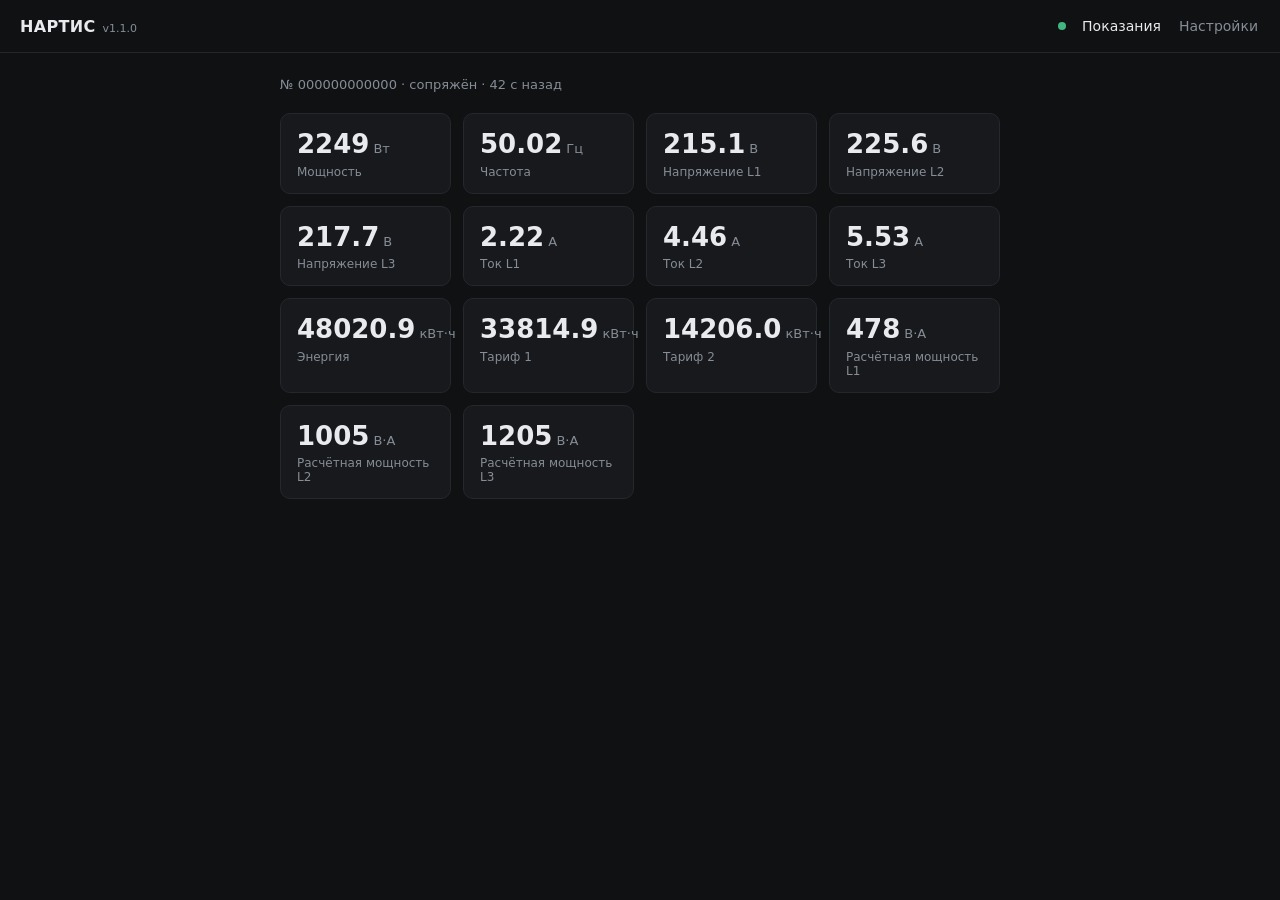
<file: web/preview.html>
<!doctype html>
<html lang="ru">
<head>
  <meta charset="utf-8" />
  <meta name="viewport" content="width=device-width, initial-scale=1" />
  <title>НАРТИС</title>
  <style>
:root {
  --bg: #0f1113; --card: #17191c; --line: #24282c; --fg: #e8eaed;
  --muted: #868d96; --accent: #e0662a; --ok: #43b581; --bad: #d9534f;
  font-family: ui-sans-serif, system-ui, -apple-system, "Segoe UI", Roboto, sans-serif;
}
* { box-sizing: border-box; }
body { margin: 0; background: var(--bg); color: var(--fg); -webkit-font-smoothing: antialiased; }

nav {
  display: flex; align-items: center; gap: 14px;
  padding: 14px 20px; border-bottom: 1px solid var(--line);
}
.dev { font-weight: 600; letter-spacing: .02em; }
.brand { display: flex; align-items: baseline; gap: 7px; white-space: nowrap; }
.version { font-size: 11px; font-weight: 400; color: var(--muted); }
.spacer { flex: 1; }
.dot { width: 8px; height: 8px; border-radius: 50%; background: var(--muted); }
.dot.on { background: var(--ok); }
.dot.off { background: var(--bad); }
.tab {
  background: none; border: none; color: var(--muted); font: inherit;
  cursor: pointer; padding: 4px 2px; font-size: 14px;
}
.tab.active { color: var(--fg); }

main { max-width: 760px; margin: 0 auto; padding: 24px 20px; }
.view { display: none; }
.view.active { display: block; }

.meta { color: var(--muted); font-size: 13px; margin-bottom: 18px; min-height: 18px; }

.grid { display: grid; grid-template-columns: repeat(auto-fill, minmax(150px, 1fr)); gap: 12px; }
.cell {
  background: var(--card); border: 1px solid var(--line); border-radius: 10px;
  padding: 16px 16px 14px;
}
.cell .v { font-size: 26px; font-weight: 600; font-variant-numeric: tabular-nums; line-height: 1.1; }
.cell .u { color: var(--muted); font-size: 13px; margin-left: 4px; font-weight: 400; }
.cell .l { color: var(--muted); font-size: 12px; margin-top: 6px; }
.cell.stale .v { color: var(--muted); }

.card {
  background: var(--card); border: 1px solid var(--line); border-radius: 10px;
  padding: 16px; margin-bottom: 14px; display: flex; flex-direction: column; gap: 10px;
}
input, select {
  background: #0f1113; border: 1px solid var(--line); color: var(--fg);
  border-radius: 8px; padding: 10px 12px; font: inherit; font-size: 14px; width: 100%;
}
input:focus, select:focus { outline: none; border-color: var(--accent); }
.field { display: flex; gap: 8px; }
.field select { flex: 1; }
.icon {
  background: #0f1113; border: 1px solid var(--line); color: var(--muted);
  border-radius: 8px; padding: 0 12px; cursor: pointer; font-size: 16px;
}
button.primary {
  background: var(--accent); border: none; color: #130a04; font: inherit;
  font-weight: 600; font-size: 14px; border-radius: 8px; padding: 11px; cursor: pointer;
}
button.primary:active { opacity: .85; }
.msg { font-size: 13px; color: var(--muted); min-height: 16px; }
.msg.ok { color: var(--ok); }
.msg.bad { color: var(--bad); }

.api .row { display: flex; justify-content: space-between; align-items: center; font-size: 13px; }
.api .row span { color: var(--muted); }
.api code { font-family: ui-monospace, monospace; font-size: 12px; color: var(--fg); }

</style>
</head>
<body>
  <nav>
    <span class="brand"><span id="dev" class="dev">НАРТИС</span><span id="version" class="version"></span></span>
    <span class="spacer"></span>
    <span id="dot" class="dot"></span>
    <button data-view="readings" class="tab active">Показания</button>
    <button data-view="settings" class="tab">Настройки</button>
  </nav>

  <main>
    <section id="readings" class="view active">
      <div id="meta" class="meta"></div>
      <div id="grid" class="grid"></div>
    </section>

    <section id="settings" class="view">
      <form id="wifiForm" class="card">
        <div class="field">
          <select id="ssid"></select>
          <button type="button" id="rescan" class="icon" title="Обновить">↻</button>
        </div>
        <input id="pass" type="password" placeholder="Пароль Wi-Fi" autocomplete="off" />
        <button type="submit" class="primary">Подключить</button>
        <div id="wifiMsg" class="msg"></div>
      </form>

      <form id="cfgForm" class="card">
        <input id="serial" inputmode="numeric" maxlength="12" placeholder="Серийный номер счётчика" />
        <select id="channel">
          <option value="auto">Канал: авто</option>
          <option value="0">CH0 · 433.82</option>
          <option value="1">CH1 · 433.30</option>
          <option value="2">CH2 · 434.26</option>
          <option value="3">CH3 · 434.70</option>
        </select>
        <select id="interval">
          <option value="300">Опрос: 5 мин</option>
          <option value="600">Опрос: 10 мин</option>
          <option value="1800">Опрос: 30 мин</option>
        </select>
        <button type="submit" class="primary">Сохранить</button>
        <div id="cfgMsg" class="msg"></div>
      </form>

      <div class="card api">
        <div class="row"><span>API</span><code id="apiUrl">/api/readings</code></div>
      </div>
    </section>
  </main>

  <script>


const mockReadings = {"name": "nartis", "online": true, "paired": true, "serial": "000000000000", "age": 42, "values": [{"label": "Мощность", "obis": "1.0.1.7.0.255", "unit": "Вт", "decimals": 0, "value": 2249, "stale": false}, {"label": "Напряжение L1", "obis": "1.0.32.7.0.255", "unit": "В", "decimals": 1, "value": 215.1, "stale": false}, {"label": "Напряжение L2", "obis": "1.0.52.7.0.255", "unit": "В", "decimals": 1, "value": 225.6, "stale": false}, {"label": "Напряжение L3", "obis": "1.0.72.7.0.255", "unit": "В", "decimals": 1, "value": 217.7, "stale": false}, {"label": "Ток L1", "obis": "1.0.31.7.0.255", "unit": "А", "decimals": 2, "value": 2.224, "stale": false}, {"label": "Ток L2", "obis": "1.0.51.7.0.255", "unit": "А", "decimals": 2, "value": 4.456, "stale": false}, {"label": "Ток L3", "obis": "1.0.71.7.0.255", "unit": "А", "decimals": 2, "value": 5.534, "stale": false}, {"label": "Энергия", "obis": "1.0.1.8.0.255", "unit": "кВт·ч", "decimals": 1, "value": 48020.874, "stale": false}, {"label": "Тариф 1", "obis": "1.0.1.8.1.255", "unit": "кВт·ч", "decimals": 1, "value": 33814.858, "stale": false}, {"label": "Тариф 2", "obis": "1.0.1.8.2.255", "unit": "кВт·ч", "decimals": 1, "value": 14206.015, "stale": false}, {"label": "Частота", "obis": "1.0.14.7.0.255", "unit": "Гц", "decimals": 2, "value": 50.02, "stale": false}], "version": "1.1.0"};

// Local demo only: all API requests are handled in memory.
window.fetch = async (url, options = {}) => {
  let data;
  if (options.method === "POST") data = {ok: true};
  else if (url === "/api/readings") data = mockReadings;
  else if (url === "/api/config") data = {meter_serial: mockReadings.serial, channel: "auto", update_interval: 600, wifi_ssid: "Home Wi-Fi"};
  else if (url === "/api/wifi/scan") data = {networks: [{ssid: "Home Wi-Fi", secure: true}, {ssid: "Guest Wi-Fi", secure: true}]};
  else return {ok: false, status: 404};
  return {ok: true, status: 200, json: async () => structuredClone(data)};
};

const $ = (s) => document.querySelector(s);
const $$ = (s) => document.querySelectorAll(s);

function view(name) {
  $$(".tab").forEach((t) => t.classList.toggle("active", t.dataset.view === name));
  $$(".view").forEach((v) => v.classList.toggle("active", v.id === name));
  if (name === "settings") loadConfig();
}
$$(".tab").forEach((t) => (t.onclick = () => view(t.dataset.view)));

async function getJSON(url, opts) {
  const r = await fetch(url, opts);
  if (!r.ok) throw new Error(r.status);
  return r.json();
}

// ---- readings ----
function ago(sec) {
  if (sec == null) return "нет данных";
  if (sec < 60) return `${sec} с назад`;
  if (sec < 3600) return `${Math.floor(sec / 60)} мин назад`;
  return `${Math.floor(sec / 3600)} ч назад`;
}

function fmt(v, d) {
  if (v == null) return "—";
  return v.toFixed(d ?? 1);
}

function phasePowerValues(values) {
  const byObis = new Map(values.map((v) => [v.obis, v]));
  return [32, 52, 72].map((voltageCode, index) => {
    const voltage = byObis.get(`1.0.${voltageCode}.7.0.255`);
    const current = byObis.get(`1.0.${voltageCode - 1}.7.0.255`);
    const valid = Number.isFinite(voltage?.value) && Number.isFinite(current?.value)
      && !voltage.stale && !current.stale;
    const power = valid ? voltage.value * current.value : null;
    return {
      label: `Расчётная мощность L${index + 1}`,
      unit: "В·А", decimals: 0,
      value: Number.isFinite(power) ? power : null,
      stale: !valid || !Number.isFinite(power),
    };
  });
}

async function loadReadings() {
  let d;
  try {
    d = await getJSON("/api/readings");
  } catch {
    $("#dot").className = "dot off";
    return;
  }
  $("#dev").textContent = "НАРТИС";
  $("#version").textContent = d.version ? `v${d.version}` : "";
  $("#dot").className = "dot " + (d.online ? "on" : "off");
  const parts = [];
  if (d.serial) parts.push(`№ ${d.serial}`);
  parts.push(d.paired ? "сопряжён" : "не сопряжён");
  parts.push(ago(d.age));
  $("#meta").textContent = parts.join("  ·  ");

  const grid = $("#grid");
  grid.innerHTML = "";
  const values = d.values || [];
  const priority = (m) => m.obis === "1.0.1.7.0.255" ? 0
    : m.obis === "1.0.14.7.0.255" ? 1 : 2;
  const orderedValues = [...values].sort((a, b) => priority(a) - priority(b));
  [...orderedValues, ...phasePowerValues(values)].forEach((m) => {
    const el = document.createElement("div");
    el.className = "cell" + (m.stale ? " stale" : "");
    el.innerHTML =
      `<div><span class="v">${fmt(m.value, m.decimals)}</span><span class="u">${m.unit || ""}</span></div>` +
      `<div class="l">${m.label}</div>`;
    grid.appendChild(el);
  });
}

// ---- settings ----
async function loadConfig() {
  try {
    const c = await getJSON("/api/config");
    $("#serial").value = c.meter_serial || "";
    $("#channel").value = c.channel ?? "auto";
    $("#interval").value = String(c.update_interval || 600);
    $("#apiUrl").textContent = (location.origin || "") + "/api/readings";
  } catch {}
  scan();
}

async function scan() {
  const sel = $("#ssid");
  sel.innerHTML = "<option>поиск…</option>";
  try {
    const d = await getJSON("/api/wifi/scan");
    sel.innerHTML = "";
    (d.networks || []).forEach((n) => {
      const o = document.createElement("option");
      o.value = n.ssid;
      o.textContent = n.ssid + (n.secure ? "" : "  (открытая)");
      sel.appendChild(o);
    });
    if (!sel.children.length) sel.innerHTML = "<option value=''>сети не найдены</option>";
  } catch {
    sel.innerHTML = "<option value=''>ошибка поиска</option>";
  }
}
$("#rescan").onclick = scan;

$("#wifiForm").onsubmit = async (e) => {
  e.preventDefault();
  const msg = $("#wifiMsg");
  msg.className = "msg";
  msg.textContent = "Подключение…";
  try {
    await getJSON("/api/wifi", {
      method: "POST",
      headers: { "content-type": "application/json" },
      body: JSON.stringify({ ssid: $("#ssid").value, password: $("#pass").value }),
    });
    msg.className = "msg ok";
    msg.textContent = "Сохранено. Устройство переподключается.";
  } catch {
    msg.className = "msg bad";
    msg.textContent = "Не удалось сохранить.";
  }
};

$("#cfgForm").onsubmit = async (e) => {
  e.preventDefault();
  const msg = $("#cfgMsg");
  msg.className = "msg";
  msg.textContent = "Сохранение…";
  try {
    await getJSON("/api/config", {
      method: "POST",
      headers: { "content-type": "application/json" },
      body: JSON.stringify({
        meter_serial: $("#serial").value,
        channel: $("#channel").value,
        update_interval: parseInt($("#interval").value, 10),
      }),
    });
    msg.className = "msg ok";
    msg.textContent = "Сохранено. Устройство перезагружается.";
  } catch {
    msg.className = "msg bad";
    msg.textContent = "Ошибка сохранения.";
  }
};

loadReadings();
setInterval(loadReadings, 5000);

</script>
</body>
</html>
</file>
